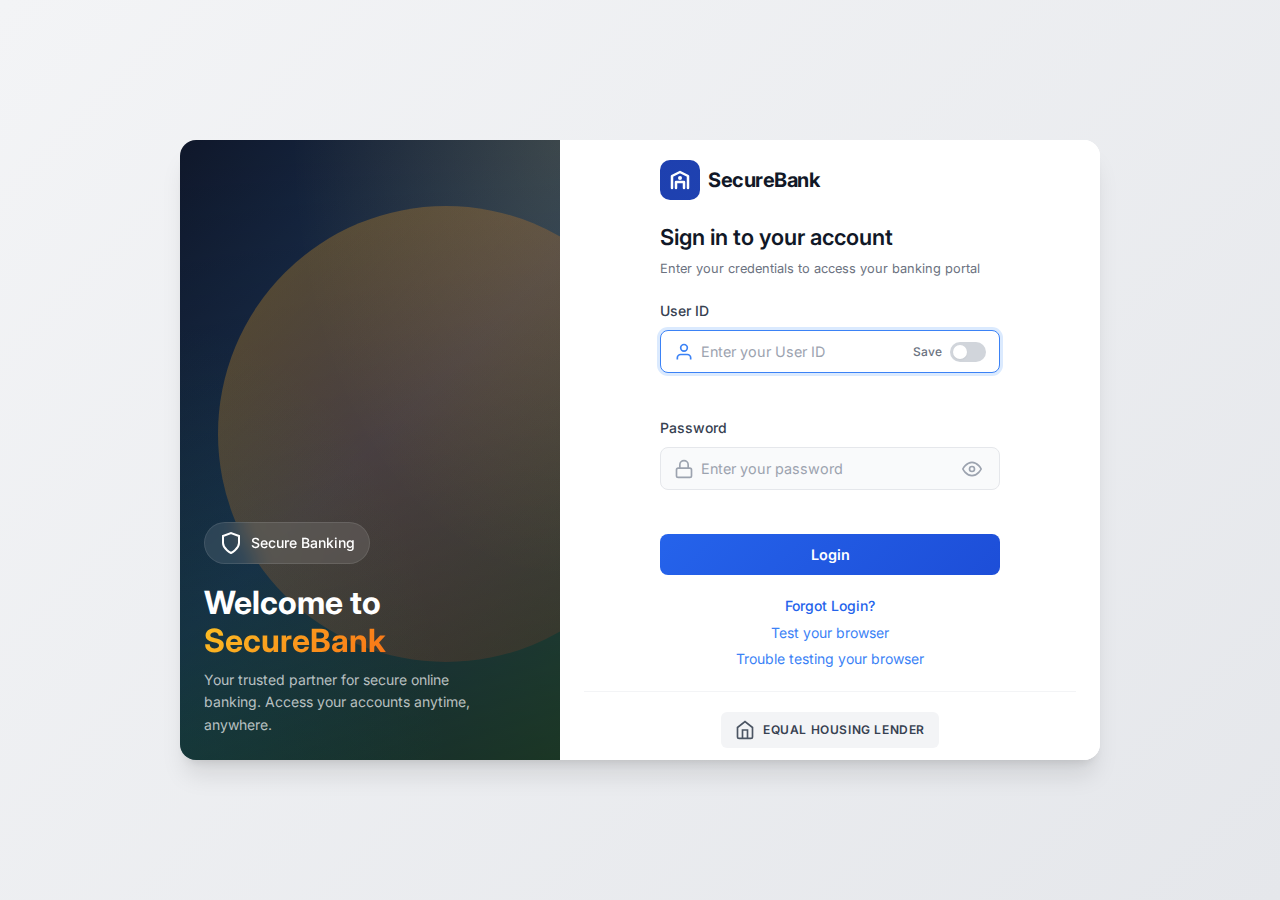
<file: index.html>
<!DOCTYPE html>
<html lang="en">

<head>
    <meta charset="UTF-8">
    <meta name="viewport" content="width=device-width, initial-scale=1.0">
    <meta name="description" content="Secure banking login portal - Access your account safely">
    <title>SecureBank | Login</title>
    <link rel="preconnect" href="https://fonts.googleapis.com">
    <link rel="preconnect" href="https://fonts.gstatic.com" crossorigin>
    <link href="https://fonts.googleapis.com/css2?family=Inter:wght@300;400;500;600;700&display=swap" rel="stylesheet">
    <link rel="stylesheet" href="styles.css">
</head>

<body>
    <div class="login-container">
        <!-- Left Panel - Hero Image -->
        <div class="hero-panel">
            <div class="hero-overlay"></div>
            <div class="hero-content">
                <div class="hero-badge">
                    <svg width="24" height="24" viewBox="0 0 24 24" fill="none" stroke="currentColor" stroke-width="2">
                        <path d="M12 22s8-4 8-10V5l-8-3-8 3v7c0 6 8 10 8 10z" />
                    </svg>
                    <span>Secure Banking</span>
                </div>
                <h1 class="hero-title">Welcome to<br><span>SecureBank</span></h1>
                <p class="hero-subtitle">Your trusted partner for secure online banking. Access your accounts anytime,
                    anywhere.</p>
            </div>
        </div>

        <!-- Right Panel - Login Form -->
        <div class="form-panel">
            <div class="form-wrapper">
                <!-- Logo -->
                <div class="logo-container">
                    <div class="logo">
                        <svg width="40" height="40" viewBox="0 0 40 40" fill="none">
                            <rect width="40" height="40" rx="10" fill="url(#logo-gradient)" />
                            <path d="M12 28V16L20 12L28 16V28" stroke="white" stroke-width="2.5" stroke-linecap="round"
                                stroke-linejoin="round" />
                            <path d="M16 28V22H24V28" stroke="white" stroke-width="2.5" stroke-linecap="round"
                                stroke-linejoin="round" />
                            <circle cx="20" cy="18" r="2" fill="white" />
                            <defs>
                                <linearGradient id="logo-gradient" x1="0" y1="0" x2="40" y2="40">
                                    <stop offset="0%" stop-color="#1e40af" />
                                    <stop offset="100%" stop-color="#3b82f6" />
                                </linearGradient>
                            </defs>
                        </svg>
                    </div>
                    <span class="logo-text">SecureBank</span>
                </div>

                <!-- Welcome Text -->
                <div class="welcome-text">
                    <h2>Sign in to your account</h2>
                    <p>Enter your credentials to access your banking portal</p>
                </div>

                <!-- Login Form -->
                <form id="loginForm" class="login-form" novalidate>
                    <!-- User ID Field -->
                    <div class="input-group">
                        <label for="userId">User ID</label>
                        <div class="input-wrapper">
                            <svg class="input-icon" width="20" height="20" viewBox="0 0 24 24" fill="none"
                                stroke="currentColor" stroke-width="2">
                                <path d="M20 21v-2a4 4 0 0 0-4-4H8a4 4 0 0 0-4 4v2" />
                                <circle cx="12" cy="7" r="4" />
                            </svg>
                            <input type="text" id="userId" name="userId" placeholder="Enter your User ID"
                                autocomplete="username" required>
                            <div class="save-toggle">
                                <span class="toggle-label">Save</span>
                                <label class="toggle-switch">
                                    <input type="checkbox" id="saveUserId">
                                    <span class="toggle-slider"></span>
                                </label>
                            </div>
                        </div>
                        <span class="error-message" id="userIdError"></span>
                    </div>

                    <!-- Password Field -->
                    <div class="input-group">
                        <label for="password">Password</label>
                        <div class="input-wrapper">
                            <svg class="input-icon" width="20" height="20" viewBox="0 0 24 24" fill="none"
                                stroke="currentColor" stroke-width="2">
                                <rect x="3" y="11" width="18" height="11" rx="2" ry="2" />
                                <path d="M7 11V7a5 5 0 0 1 10 0v4" />
                            </svg>
                            <input type="password" id="password" name="password" placeholder="Enter your password"
                                autocomplete="current-password" required>
                            <button type="button" class="password-toggle" id="passwordToggle"
                                aria-label="Toggle password visibility">
                                <svg class="eye-icon" width="20" height="20" viewBox="0 0 24 24" fill="none"
                                    stroke="currentColor" stroke-width="2">
                                    <path d="M1 12s4-8 11-8 11 8 11 8-4 8-11 8-11-8-11-8z" />
                                    <circle cx="12" cy="12" r="3" />
                                </svg>
                                <svg class="eye-off-icon hidden" width="20" height="20" viewBox="0 0 24 24" fill="none"
                                    stroke="currentColor" stroke-width="2">
                                    <path
                                        d="M17.94 17.94A10.07 10.07 0 0 1 12 20c-7 0-11-8-11-8a18.45 18.45 0 0 1 5.06-5.94M9.9 4.24A9.12 9.12 0 0 1 12 4c7 0 11 8 11 8a18.5 18.5 0 0 1-2.16 3.19m-6.72-1.07a3 3 0 1 1-4.24-4.24" />
                                    <line x1="1" y1="1" x2="23" y2="23" />
                                </svg>
                            </button>
                        </div>
                        <span class="error-message" id="passwordError"></span>
                    </div>

                    <!-- Sign In Button -->
                    <button type="submit" class="btn-signin" id="signInBtn">
                        <span class="btn-text">Login</span>
                        <span class="btn-loader hidden">
                            <svg class="spinner" width="20" height="20" viewBox="0 0 24 24">
                                <circle class="spinner-circle" cx="12" cy="12" r="10" fill="none" stroke="currentColor"
                                    stroke-width="3" />
                            </svg>
                        </span>
                    </button>

                    <!-- Message Display -->
                    <div id="messageContainer" class="message-container hidden"></div>
                </form>

                <!-- Links -->
                <div class="form-links">
                    <a href="#" class="link-primary">Forgot Login?</a>
                    <a href="#" class="link-secondary">Test your browser</a>
                    <a href="#" class="link-secondary">Trouble testing your browser</a>
                </div>
            </div>

            <!-- Footer -->
            <footer class="form-footer">
                <div class="footer-badge">
                    <svg width="20" height="20" viewBox="0 0 24 24" fill="none" stroke="currentColor" stroke-width="2">
                        <path d="M3 9l9-7 9 7v11a2 2 0 0 1-2 2H5a2 2 0 0 1-2-2z" />
                        <polyline points="9,22 9,12 15,12 15,22" />
                    </svg>
                    <span class="footer-text">EQUAL HOUSING LENDER</span>
                </div>
                <p class="footer-info">
                    This site is federally insured by the National Credit Union Administration.
                    <br>
                    ©2026 SecureBank Federal Credit Union. All rights reserved.
                </p>
            </footer>
        </div>
    </div>

    <script src="script.js"></script>
</body>

</html>
</file>
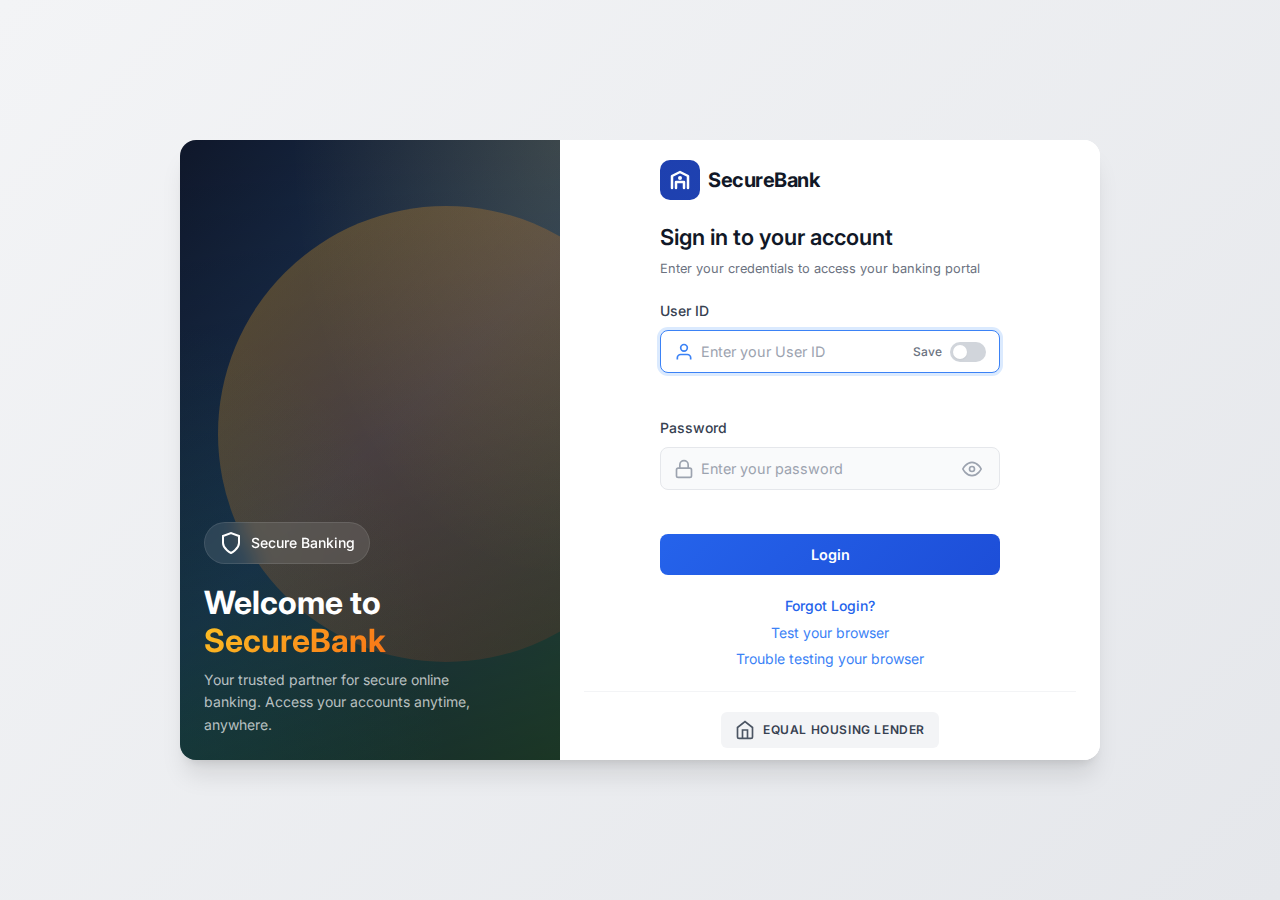
<file: dashboard.html>
<!DOCTYPE html>
<html lang="en">

<head>
    <meta charset="UTF-8">
    <meta name="viewport" content="width=device-width, initial-scale=1.0">
    <meta name="description" content="SecureBank Dashboard - Manage your accounts">
    <title>SecureBank | Dashboard</title>
    <link rel="preconnect" href="https://fonts.googleapis.com">
    <link rel="preconnect" href="https://fonts.gstatic.com" crossorigin>
    <link href="https://fonts.googleapis.com/css2?family=Inter:wght@300;400;500;600;700&display=swap" rel="stylesheet">
    <link rel="stylesheet" href="css/dashboard.css">
</head>

<body>
    <!-- Header -->
    <header class="header">
        <div class="header-container">
            <div class="logo-section">
                <div class="logo">
                    <svg width="36" height="36" viewBox="0 0 40 40" fill="none">
                        <rect width="40" height="40" rx="10" fill="url(#logo-gradient)" />
                        <path d="M12 28V16L20 12L28 16V28" stroke="white" stroke-width="2.5" stroke-linecap="round"
                            stroke-linejoin="round" />
                        <path d="M16 28V22H24V28" stroke="white" stroke-width="2.5" stroke-linecap="round"
                            stroke-linejoin="round" />
                        <circle cx="20" cy="18" r="2" fill="white" />
                        <defs>
                            <linearGradient id="logo-gradient" x1="0" y1="0" x2="40" y2="40">
                                <stop offset="0%" stop-color="#1e40af" />
                                <stop offset="100%" stop-color="#3b82f6" />
                            </linearGradient>
                        </defs>
                    </svg>
                </div>
                <span class="logo-text">SecureBank</span>
            </div>

            <nav class="nav-menu">
                <a href="#" class="nav-link active">Dashboard</a>
                <a href="#" class="nav-link">Accounts</a>
                <a href="#" class="nav-link">Transfers</a>
                <a href="#" class="nav-link">Payments</a>
                <a href="#" class="nav-link">Cards</a>
            </nav>

            <div class="header-actions">
                <button class="icon-btn" title="Notifications">
                    <svg width="20" height="20" viewBox="0 0 24 24" fill="none" stroke="currentColor" stroke-width="2">
                        <path d="M18 8A6 6 0 0 0 6 8c0 7-3 9-3 9h18s-3-2-3-9" />
                        <path d="M13.73 21a2 2 0 0 1-3.46 0" />
                    </svg>
                    <span class="notification-badge">3</span>
                </button>
                <div class="user-menu">
                    <div class="user-avatar">
                        <span>JD</span>
                    </div>
                    <div class="user-info">
                        <span class="user-name">John Doe</span>
                        <span class="user-role">Premium Member</span>
                    </div>
                    <button class="logout-btn" id="logoutBtn" title="Logout">
                        <svg width="18" height="18" viewBox="0 0 24 24" fill="none" stroke="currentColor"
                            stroke-width="2">
                            <path d="M9 21H5a2 2 0 0 1-2-2V5a2 2 0 0 1 2-2h4" />
                            <polyline points="16,17 21,12 16,7" />
                            <line x1="21" y1="12" x2="9" y2="12" />
                        </svg>
                    </button>
                </div>
            </div>
        </div>
    </header>

    <!-- Main Content -->
    <main class="main-content">
        <!-- Welcome Section -->
        <section class="welcome-section">
            <div class="welcome-text">
                <h1>Welcome back, <span>John</span>!</h1>
                <p>Here's your financial overview for today, <span id="currentDate"></span></p>
            </div>
            <div class="quick-actions">
                <button class="action-btn primary">
                    <svg width="20" height="20" viewBox="0 0 24 24" fill="none" stroke="currentColor" stroke-width="2">
                        <line x1="12" y1="5" x2="12" y2="19" />
                        <line x1="5" y1="12" x2="19" y2="12" />
                    </svg>
                    Quick Transfer
                </button>
                <button class="action-btn secondary">
                    <svg width="20" height="20" viewBox="0 0 24 24" fill="none" stroke="currentColor" stroke-width="2">
                        <rect x="1" y="4" width="22" height="16" rx="2" ry="2" />
                        <line x1="1" y1="10" x2="23" y2="10" />
                    </svg>
                    Pay Bills
                </button>
            </div>
        </section>

        <!-- Stats Cards -->
        <section class="stats-section">
            <div class="stat-card">
                <div class="stat-icon primary">
                    <svg width="24" height="24" viewBox="0 0 24 24" fill="none" stroke="currentColor" stroke-width="2">
                        <rect x="1" y="4" width="22" height="16" rx="2" ry="2" />
                        <line x1="1" y1="10" x2="23" y2="10" />
                    </svg>
                </div>
                <div class="stat-content">
                    <span class="stat-label">Total Balance</span>
                    <span class="stat-value">$24,562.80</span>
                    <span class="stat-change positive">+2.5% from last month</span>
                </div>
            </div>

            <div class="stat-card">
                <div class="stat-icon success">
                    <svg width="24" height="24" viewBox="0 0 24 24" fill="none" stroke="currentColor" stroke-width="2">
                        <polyline points="23,6 13.5,15.5 8.5,10.5 1,18" />
                        <polyline points="17,6 23,6 23,12" />
                    </svg>
                </div>
                <div class="stat-content">
                    <span class="stat-label">Monthly Income</span>
                    <span class="stat-value">$8,450.00</span>
                    <span class="stat-change positive">+12.3% from last month</span>
                </div>
            </div>

            <div class="stat-card">
                <div class="stat-icon warning">
                    <svg width="24" height="24" viewBox="0 0 24 24" fill="none" stroke="currentColor" stroke-width="2">
                        <circle cx="12" cy="12" r="10" />
                        <polyline points="12,6 12,12 16,14" />
                    </svg>
                </div>
                <div class="stat-content">
                    <span class="stat-label">Pending</span>
                    <span class="stat-value">$1,280.00</span>
                    <span class="stat-change neutral">3 transactions</span>
                </div>
            </div>

            <div class="stat-card">
                <div class="stat-icon danger">
                    <svg width="24" height="24" viewBox="0 0 24 24" fill="none" stroke="currentColor" stroke-width="2">
                        <polyline points="23,18 13.5,8.5 8.5,13.5 1,6" />
                        <polyline points="17,18 23,18 23,12" />
                    </svg>
                </div>
                <div class="stat-content">
                    <span class="stat-label">Monthly Expenses</span>
                    <span class="stat-value">$3,847.50</span>
                    <span class="stat-change negative">-5.2% from last month</span>
                </div>
            </div>
        </section>

        <!-- Main Grid -->
        <div class="dashboard-grid">
            <!-- Accounts Section -->
            <section class="card accounts-card">
                <div class="card-header">
                    <h2>My Accounts</h2>
                    <button class="card-action">View All</button>
                </div>
                <div class="accounts-list">
                    <div class="account-item">
                        <div class="account-icon checking">
                            <svg width="20" height="20" viewBox="0 0 24 24" fill="none" stroke="currentColor"
                                stroke-width="2">
                                <rect x="1" y="4" width="22" height="16" rx="2" ry="2" />
                                <line x1="1" y1="10" x2="23" y2="10" />
                            </svg>
                        </div>
                        <div class="account-info">
                            <span class="account-name">Checking Account</span>
                            <span class="account-number">****4582</span>
                        </div>
                        <div class="account-balance">
                            <span class="balance-amount">$12,450.80</span>
                            <span class="balance-label">Available</span>
                        </div>
                    </div>

                    <div class="account-item">
                        <div class="account-icon savings">
                            <svg width="20" height="20" viewBox="0 0 24 24" fill="none" stroke="currentColor"
                                stroke-width="2">
                                <path
                                    d="M19 5c-1.5 0-2.8 1.4-3 2-3.5-1.5-11-.3-11 5 0 1.8 0 3 2 4.5V20h4v-2h3v2h4v-4c1-.5 1.7-1 2-2h2v-4h-2c0-1-.5-1.5-1-2z" />
                                <path d="M2 9v1c0 1.1.9 2 2 2h1" />
                                <circle cx="16" cy="11" r="1" />
                            </svg>
                        </div>
                        <div class="account-info">
                            <span class="account-name">Savings Account</span>
                            <span class="account-number">****7891</span>
                        </div>
                        <div class="account-balance">
                            <span class="balance-amount">$8,112.00</span>
                            <span class="balance-label">Available</span>
                        </div>
                    </div>

                    <div class="account-item">
                        <div class="account-icon credit">
                            <svg width="20" height="20" viewBox="0 0 24 24" fill="none" stroke="currentColor"
                                stroke-width="2">
                                <rect x="1" y="4" width="22" height="16" rx="2" ry="2" />
                                <line x1="1" y1="10" x2="23" y2="10" />
                            </svg>
                        </div>
                        <div class="account-info">
                            <span class="account-name">Credit Card</span>
                            <span class="account-number">****3256</span>
                        </div>
                        <div class="account-balance">
                            <span class="balance-amount credit-balance">-$2,340.00</span>
                            <span class="balance-label">Outstanding</span>
                        </div>
                    </div>
                </div>
            </section>

            <!-- Recent Transactions -->
            <section class="card transactions-card">
                <div class="card-header">
                    <h2>Recent Transactions</h2>
                    <button class="card-action">View All</button>
                </div>
                <div class="transactions-list">
                    <div class="transaction-item">
                        <div class="transaction-icon income">
                            <svg width="16" height="16" viewBox="0 0 24 24" fill="none" stroke="currentColor"
                                stroke-width="2">
                                <polyline points="23,6 13.5,15.5 8.5,10.5 1,18" />
                            </svg>
                        </div>
                        <div class="transaction-info">
                            <span class="transaction-name">Salary Deposit</span>
                            <span class="transaction-date">Today, 9:30 AM</span>
                        </div>
                        <span class="transaction-amount income">+$4,500.00</span>
                    </div>

                    <div class="transaction-item">
                        <div class="transaction-icon expense">
                            <svg width="16" height="16" viewBox="0 0 24 24" fill="none" stroke="currentColor"
                                stroke-width="2">
                                <circle cx="9" cy="21" r="1" />
                                <circle cx="20" cy="21" r="1" />
                                <path d="M1 1h4l2.68 13.39a2 2 0 0 0 2 1.61h9.72a2 2 0 0 0 2-1.61L23 6H6" />
                            </svg>
                        </div>
                        <div class="transaction-info">
                            <span class="transaction-name">Amazon Purchase</span>
                            <span class="transaction-date">Yesterday, 3:45 PM</span>
                        </div>
                        <span class="transaction-amount expense">-$156.99</span>
                    </div>

                    <div class="transaction-item">
                        <div class="transaction-icon expense">
                            <svg width="16" height="16" viewBox="0 0 24 24" fill="none" stroke="currentColor"
                                stroke-width="2">
                                <path d="M18 8h1a4 4 0 0 1 0 8h-1" />
                                <path d="M2 8h16v9a4 4 0 0 1-4 4H6a4 4 0 0 1-4-4V8z" />
                                <line x1="6" y1="1" x2="6" y2="4" />
                                <line x1="10" y1="1" x2="10" y2="4" />
                                <line x1="14" y1="1" x2="14" y2="4" />
                            </svg>
                        </div>
                        <div class="transaction-info">
                            <span class="transaction-name">Starbucks</span>
                            <span class="transaction-date">Yesterday, 8:20 AM</span>
                        </div>
                        <span class="transaction-amount expense">-$5.75</span>
                    </div>

                    <div class="transaction-item">
                        <div class="transaction-icon transfer">
                            <svg width="16" height="16" viewBox="0 0 24 24" fill="none" stroke="currentColor"
                                stroke-width="2">
                                <polyline points="17,1 21,5 17,9" />
                                <path d="M3 11V9a4 4 0 0 1 4-4h14" />
                                <polyline points="7,23 3,19 7,15" />
                                <path d="M21 13v2a4 4 0 0 1-4 4H3" />
                            </svg>
                        </div>
                        <div class="transaction-info">
                            <span class="transaction-name">Transfer to Savings</span>
                            <span class="transaction-date">Jan 14, 2026</span>
                        </div>
                        <span class="transaction-amount transfer">-$500.00</span>
                    </div>

                    <div class="transaction-item">
                        <div class="transaction-icon expense">
                            <svg width="16" height="16" viewBox="0 0 24 24" fill="none" stroke="currentColor"
                                stroke-width="2">
                                <path d="M3 9l9-7 9 7v11a2 2 0 0 1-2 2H5a2 2 0 0 1-2-2z" />
                                <polyline points="9,22 9,12 15,12 15,22" />
                            </svg>
                        </div>
                        <div class="transaction-info">
                            <span class="transaction-name">Rent Payment</span>
                            <span class="transaction-date">Jan 01, 2026</span>
                        </div>
                        <span class="transaction-amount expense">-$1,500.00</span>
                    </div>
                </div>
            </section>
        </div>
    </main>

    <!-- Footer -->
    <footer class="footer">
        <p>© 2026 SecureBank Federal Credit Union. All rights reserved. | FDIC Insured</p>
    </footer>

    <script src="js/dashboard.js"></script>
</body>

</html>
</file>
<file: styles.css>
/* ============================================
   CSS Variables & Root Styles
   ============================================ */
:root {
    /* Primary Colors */
    --primary-50: #eff6ff;
    --primary-100: #dbeafe;
    --primary-200: #bfdbfe;
    --primary-300: #93c5fd;
    --primary-400: #60a5fa;
    --primary-500: #3b82f6;
    --primary-600: #2563eb;
    --primary-700: #1d4ed8;
    --primary-800: #1e40af;
    --primary-900: #1e3a8a;

    /* Neutral Colors */
    --gray-50: #f9fafb;
    --gray-100: #f3f4f6;
    --gray-200: #e5e7eb;
    --gray-300: #d1d5db;
    --gray-400: #9ca3af;
    --gray-500: #6b7280;
    --gray-600: #4b5563;
    --gray-700: #374151;
    --gray-800: #1f2937;
    --gray-900: #111827;

    /* Semantic Colors */
    --success-50: #f0fdf4;
    --success-500: #22c55e;
    --success-600: #16a34a;
    --error-50: #fef2f2;
    --error-500: #ef4444;
    --error-600: #dc2626;

    /* Spacing */
    --space-xs: 0.25rem;
    --space-sm: 0.5rem;
    --space-md: 0.875rem;
    --space-lg: 1.25rem;
    --space-xl: 1.5rem;
    --space-2xl: 2rem;

    /* Border Radius */
    --radius-sm: 0.375rem;
    --radius-md: 0.5rem;
    --radius-lg: 0.75rem;
    --radius-xl: 1rem;
    --radius-full: 9999px;

    /* Shadows */
    --shadow-sm: 0 1px 2px 0 rgb(0 0 0 / 0.05);
    --shadow-md: 0 4px 6px -1px rgb(0 0 0 / 0.1), 0 2px 4px -2px rgb(0 0 0 / 0.1);
    --shadow-lg: 0 10px 15px -3px rgb(0 0 0 / 0.1), 0 4px 6px -4px rgb(0 0 0 / 0.1);
    --shadow-xl: 0 20px 25px -5px rgb(0 0 0 / 0.1), 0 8px 10px -6px rgb(0 0 0 / 0.1);

    /* Transitions */
    --transition-fast: 150ms ease;
    --transition-base: 200ms ease;
    --transition-slow: 300ms ease;

    /* Typography */
    --font-family: 'Inter', -apple-system, BlinkMacSystemFont, 'Segoe UI', Roboto, sans-serif;
}

/* ============================================
   Reset & Base Styles
   ============================================ */
*,
*::before,
*::after {
    box-sizing: border-box;
    margin: 0;
    padding: 0;
}

html {
    font-size: 16px;
    scroll-behavior: smooth;
}

body {
    font-family: var(--font-family);
    font-size: 1rem;
    line-height: 1.6;
    color: var(--gray-800);
    background: linear-gradient(135deg, var(--gray-100) 0%, var(--gray-200) 100%);
    min-height: 100vh;
    display: flex;
    align-items: center;
    justify-content: center;
    padding: var(--space-md);
    -webkit-font-smoothing: antialiased;
    -moz-osx-font-smoothing: grayscale;
}

/* ============================================
   Login Container
   ============================================ */
.login-container {
    display: flex;
    width: 100%;
    max-width: 920px;
    min-height: auto;
    max-height: 620px;
    background: white;
    border-radius: var(--radius-xl);
    box-shadow: var(--shadow-xl);
    overflow: hidden;
}

/* ============================================
   Hero Panel (Left Side)
   ============================================ */
.hero-panel {
    flex: 0 0 380px;
    position: relative;
    background: linear-gradient(135deg, #0f172a 0%, #1e3a5f 50%, #2d5a3d 100%);
    display: flex;
    align-items: flex-end;
    padding: var(--space-xl);
    overflow: hidden;
}

.hero-panel::before {
    content: '';
    position: absolute;
    inset: 0;
    background:
        url('data:image/svg+xml,<svg xmlns="http://www.w3.org/2000/svg" viewBox="0 0 100 100"><defs><linearGradient id="g" x1="0%" y1="0%" x2="100%" y2="100%"><stop offset="0%" stop-color="%23fbbf24" stop-opacity="0.3"/><stop offset="50%" stop-color="%23f97316" stop-opacity="0.2"/><stop offset="100%" stop-color="%23dc2626" stop-opacity="0.1"/></linearGradient></defs><circle cx="80" cy="20" r="40" fill="url(%23g)"/></svg>') no-repeat top right,
        linear-gradient(to bottom, rgba(0, 0, 0, 0) 0%, rgba(0, 0, 0, 0.4) 100%);
    background-size: 150% 150%, 100% 100%;
}

.hero-overlay {
    position: absolute;
    inset: 0;
    background:
        radial-gradient(ellipse at top right, rgba(251, 191, 36, 0.15) 0%, transparent 50%),
        radial-gradient(ellipse at bottom left, rgba(34, 197, 94, 0.1) 0%, transparent 50%);
}

.hero-content {
    position: relative;
    z-index: 1;
    color: white;
}

.hero-badge {
    display: inline-flex;
    align-items: center;
    gap: var(--space-sm);
    background: rgba(255, 255, 255, 0.1);
    backdrop-filter: blur(10px);
    padding: var(--space-sm) var(--space-md);
    border-radius: var(--radius-full);
    font-size: 0.875rem;
    font-weight: 500;
    margin-bottom: var(--space-lg);
    border: 1px solid rgba(255, 255, 255, 0.1);
}

.hero-title {
    font-size: 2rem;
    font-weight: 700;
    line-height: 1.2;
    margin-bottom: var(--space-sm);
}

.hero-title span {
    background: linear-gradient(135deg, #fbbf24 0%, #f97316 100%);
    -webkit-background-clip: text;
    -webkit-text-fill-color: transparent;
    background-clip: text;
}

.hero-subtitle {
    font-size: 0.875rem;
    color: rgba(255, 255, 255, 0.7);
    max-width: 300px;
    line-height: 1.6;
}

/* ============================================
   Form Panel (Right Side)
   ============================================ */
.form-panel {
    flex: 1;
    display: flex;
    flex-direction: column;
    padding: var(--space-lg) var(--space-xl);
    background: white;
    overflow-y: auto;
}

/* Custom Scrollbar */
.form-panel::-webkit-scrollbar {
    width: 6px;
}

.form-panel::-webkit-scrollbar-track {
    background: var(--gray-100);
    border-radius: var(--radius-full);
}

.form-panel::-webkit-scrollbar-thumb {
    background: var(--primary-300);
    border-radius: var(--radius-full);
}

.form-panel::-webkit-scrollbar-thumb:hover {
    background: var(--primary-400);
}

.form-wrapper {
    flex: 1;
    display: flex;
    flex-direction: column;
    justify-content: center;
    max-width: 340px;
    margin: 0 auto;
    width: 100%;
}

/* Logo */
.logo-container {
    display: flex;
    align-items: center;
    gap: var(--space-sm);
    margin-bottom: var(--space-lg);
}

.logo {
    display: flex;
    align-items: center;
    justify-content: center;
}

.logo-text {
    font-size: 1.25rem;
    font-weight: 700;
    color: var(--gray-900);
    letter-spacing: -0.025em;
}

/* Welcome Text */
.welcome-text {
    margin-bottom: var(--space-lg);
}

.welcome-text h2 {
    font-size: 1.375rem;
    font-weight: 600;
    color: var(--gray-900);
    margin-bottom: var(--space-xs);
}

.welcome-text p {
    color: var(--gray-500);
    font-size: 0.8rem;
}

/* ============================================
   Form Styles
   ============================================ */
.login-form {
    display: flex;
    flex-direction: column;
    gap: var(--space-lg);
}

/* Input Group */
.input-group {
    display: flex;
    flex-direction: column;
    gap: var(--space-sm);
}

.input-group label {
    font-size: 0.875rem;
    font-weight: 500;
    color: var(--gray-700);
}

.input-wrapper {
    position: relative;
    display: flex;
    align-items: center;
}

.input-icon {
    position: absolute;
    left: var(--space-md);
    color: var(--gray-400);
    pointer-events: none;
    transition: color var(--transition-fast);
}

.input-wrapper input {
    width: 100%;
    padding: 0.75rem 1rem 0.75rem 2.5rem;
    font-size: 0.9rem;
    font-family: inherit;
    color: var(--gray-800);
    background: var(--gray-50);
    border: 1.5px solid var(--gray-200);
    border-radius: var(--radius-md);
    transition: all var(--transition-fast);
    outline: none;
}

.input-wrapper input::placeholder {
    color: var(--gray-400);
}

.input-wrapper input:hover {
    border-color: var(--gray-300);
}

.input-wrapper input:focus {
    border-color: var(--primary-500);
    background: white;
    box-shadow: 0 0 0 3px var(--primary-100);
}

.input-wrapper input:focus+.input-icon,
.input-wrapper:focus-within .input-icon {
    color: var(--primary-500);
}

.input-wrapper.error input {
    border-color: var(--error-500);
    background: var(--error-50);
}

.input-wrapper.error input:focus {
    box-shadow: 0 0 0 3px rgba(239, 68, 68, 0.1);
}

/* Error Message */
.error-message {
    font-size: 0.75rem;
    color: var(--error-500);
    min-height: 1rem;
    display: flex;
    align-items: center;
    gap: var(--space-xs);
}

/* Save Toggle */
.save-toggle {
    position: absolute;
    right: var(--space-md);
    display: flex;
    align-items: center;
    gap: var(--space-sm);
}

.toggle-label {
    font-size: 0.75rem;
    color: var(--gray-500);
    font-weight: 500;
}

.toggle-switch {
    position: relative;
    display: inline-block;
    width: 36px;
    height: 20px;
    cursor: pointer;
}

.toggle-switch input {
    opacity: 0;
    width: 0;
    height: 0;
}

.toggle-slider {
    position: absolute;
    inset: 0;
    background: var(--gray-300);
    border-radius: var(--radius-full);
    transition: var(--transition-fast);
}

.toggle-slider::before {
    content: '';
    position: absolute;
    height: 14px;
    width: 14px;
    left: 3px;
    bottom: 3px;
    background: white;
    border-radius: 50%;
    transition: var(--transition-fast);
    box-shadow: var(--shadow-sm);
}

.toggle-switch input:checked+.toggle-slider {
    background: var(--primary-500);
}

.toggle-switch input:checked+.toggle-slider::before {
    transform: translateX(16px);
}

.toggle-switch input:focus+.toggle-slider {
    box-shadow: 0 0 0 2px var(--primary-100);
}

/* Password Toggle */
.password-toggle {
    position: absolute;
    right: var(--space-md);
    background: none;
    border: none;
    cursor: pointer;
    padding: var(--space-xs);
    color: var(--gray-400);
    display: flex;
    align-items: center;
    justify-content: center;
    transition: color var(--transition-fast);
}

.password-toggle:hover {
    color: var(--gray-600);
}

.password-toggle .hidden {
    display: none;
}

/* ============================================
   Sign In Button
   ============================================ */
.btn-signin {
    position: relative;
    width: 100%;
    padding: 0.75rem 1.25rem;
    font-size: 0.9rem;
    font-weight: 600;
    font-family: inherit;
    color: white;
    background: linear-gradient(135deg, var(--primary-600) 0%, var(--primary-700) 100%);
    border: none;
    border-radius: var(--radius-md);
    cursor: pointer;
    overflow: hidden;
    transition: all var(--transition-base);
    display: flex;
    align-items: center;
    justify-content: center;
    gap: var(--space-sm);
}

.btn-signin::before {
    content: '';
    position: absolute;
    inset: 0;
    background: linear-gradient(135deg, var(--primary-500) 0%, var(--primary-600) 100%);
    opacity: 0;
    transition: opacity var(--transition-base);
}

.btn-signin:hover::before {
    opacity: 1;
}

.btn-signin:hover {
    transform: translateY(-1px);
    box-shadow: 0 4px 12px rgba(37, 99, 235, 0.4);
}

.btn-signin:active {
    transform: translateY(0);
}

.btn-signin:disabled {
    opacity: 0.7;
    cursor: not-allowed;
    transform: none;
}

.btn-text,
.btn-loader {
    position: relative;
    z-index: 1;
}

.btn-loader.hidden {
    display: none;
}

/* Spinner Animation */
.spinner {
    animation: spin 1s linear infinite;
}

.spinner-circle {
    stroke-dasharray: 60;
    stroke-dashoffset: 45;
    stroke-linecap: round;
}

@keyframes spin {
    to {
        transform: rotate(360deg);
    }
}

/* ============================================
   Message Container
   ============================================ */
.message-container {
    padding: var(--space-sm) var(--space-md);
    border-radius: var(--radius-md);
    font-size: 0.8rem;
    font-weight: 500;
    display: flex;
    align-items: center;
    gap: var(--space-sm);
    animation: slideIn 0.3s ease;
}

.message-container.hidden {
    display: none;
}

.message-container.success {
    background: var(--success-50);
    color: var(--success-600);
    border: 1px solid var(--success-500);
}

.message-container.error {
    background: var(--error-50);
    color: var(--error-600);
    border: 1px solid var(--error-500);
}

@keyframes slideIn {
    from {
        opacity: 0;
        transform: translateY(-10px);
    }

    to {
        opacity: 1;
        transform: translateY(0);
    }
}

/* ============================================
   Form Links
   ============================================ */
.form-links {
    display: flex;
    flex-direction: column;
    align-items: center;
    gap: var(--space-xs);
    margin-top: var(--space-lg);
}

.form-links a {
    font-size: 0.875rem;
    text-decoration: none;
    transition: color var(--transition-fast);
}

.link-primary {
    color: var(--primary-600);
    font-weight: 500;
}

.link-primary:hover {
    color: var(--primary-700);
    text-decoration: underline;
}

.link-secondary {
    color: var(--primary-500);
    font-size: 0.8rem;
}

.link-secondary:hover {
    color: var(--primary-600);
    text-decoration: underline;
}

/* ============================================
   Footer
   ============================================ */
.form-footer {
    text-align: center;
    padding-top: var(--space-lg);
    border-top: 1px solid var(--gray-100);
    margin-top: var(--space-lg);
}

.footer-badge {
    display: inline-flex;
    align-items: center;
    gap: var(--space-sm);
    padding: var(--space-sm) var(--space-md);
    background: var(--gray-100);
    border-radius: var(--radius-sm);
    margin-bottom: var(--space-md);
}

.footer-badge svg {
    color: var(--gray-600);
}

.footer-text {
    font-size: 0.75rem;
    font-weight: 600;
    color: var(--gray-700);
    letter-spacing: 0.05em;
}

.footer-info {
    font-size: 0.6875rem;
    color: var(--gray-500);
    line-height: 1.6;
}

/* ============================================
   Responsive Design
   ============================================ */
@media (max-width: 900px) {
    .login-container {
        flex-direction: column;
        max-width: 480px;
    }

    .hero-panel {
        min-height: 200px;
        padding: var(--space-xl);
    }

    .hero-title {
        font-size: 1.75rem;
    }

    .hero-subtitle {
        font-size: 0.875rem;
    }

    .form-panel {
        padding: var(--space-xl);
    }
}

@media (max-width: 480px) {
    body {
        padding: 0;
        background: white;
    }

    .login-container {
        border-radius: 0;
        box-shadow: none;
        min-height: 100vh;
    }

    .hero-panel {
        min-height: 160px;
    }

    .hero-title {
        font-size: 1.5rem;
    }

    .form-panel {
        padding: var(--space-lg);
    }

    .welcome-text h2 {
        font-size: 1.25rem;
    }
}

/* ============================================
   Utility Classes
   ============================================ */
.hidden {
    display: none !important;
}

/* Focus visible for accessibility */
:focus-visible {
    outline: 2px solid var(--primary-500);
    outline-offset: 2px;
}

/* Smooth transitions for all interactive elements */
a,
button,
input,
.toggle-switch {
    transition: all var(--transition-fast);
}
</file>
<file: css/dashboard.css>
/* Dashboard Page Styles - Import all components */
@import url('./base/variables.css');
@import url('./base/reset.css');
@import url('./dashboard/layout.css');
@import url('./dashboard/header.css');
@import url('./dashboard/stats.css');
@import url('./dashboard/cards.css');
@import url('./dashboard/transactions.css');
@import url('./dashboard/responsive.css');
</file>
